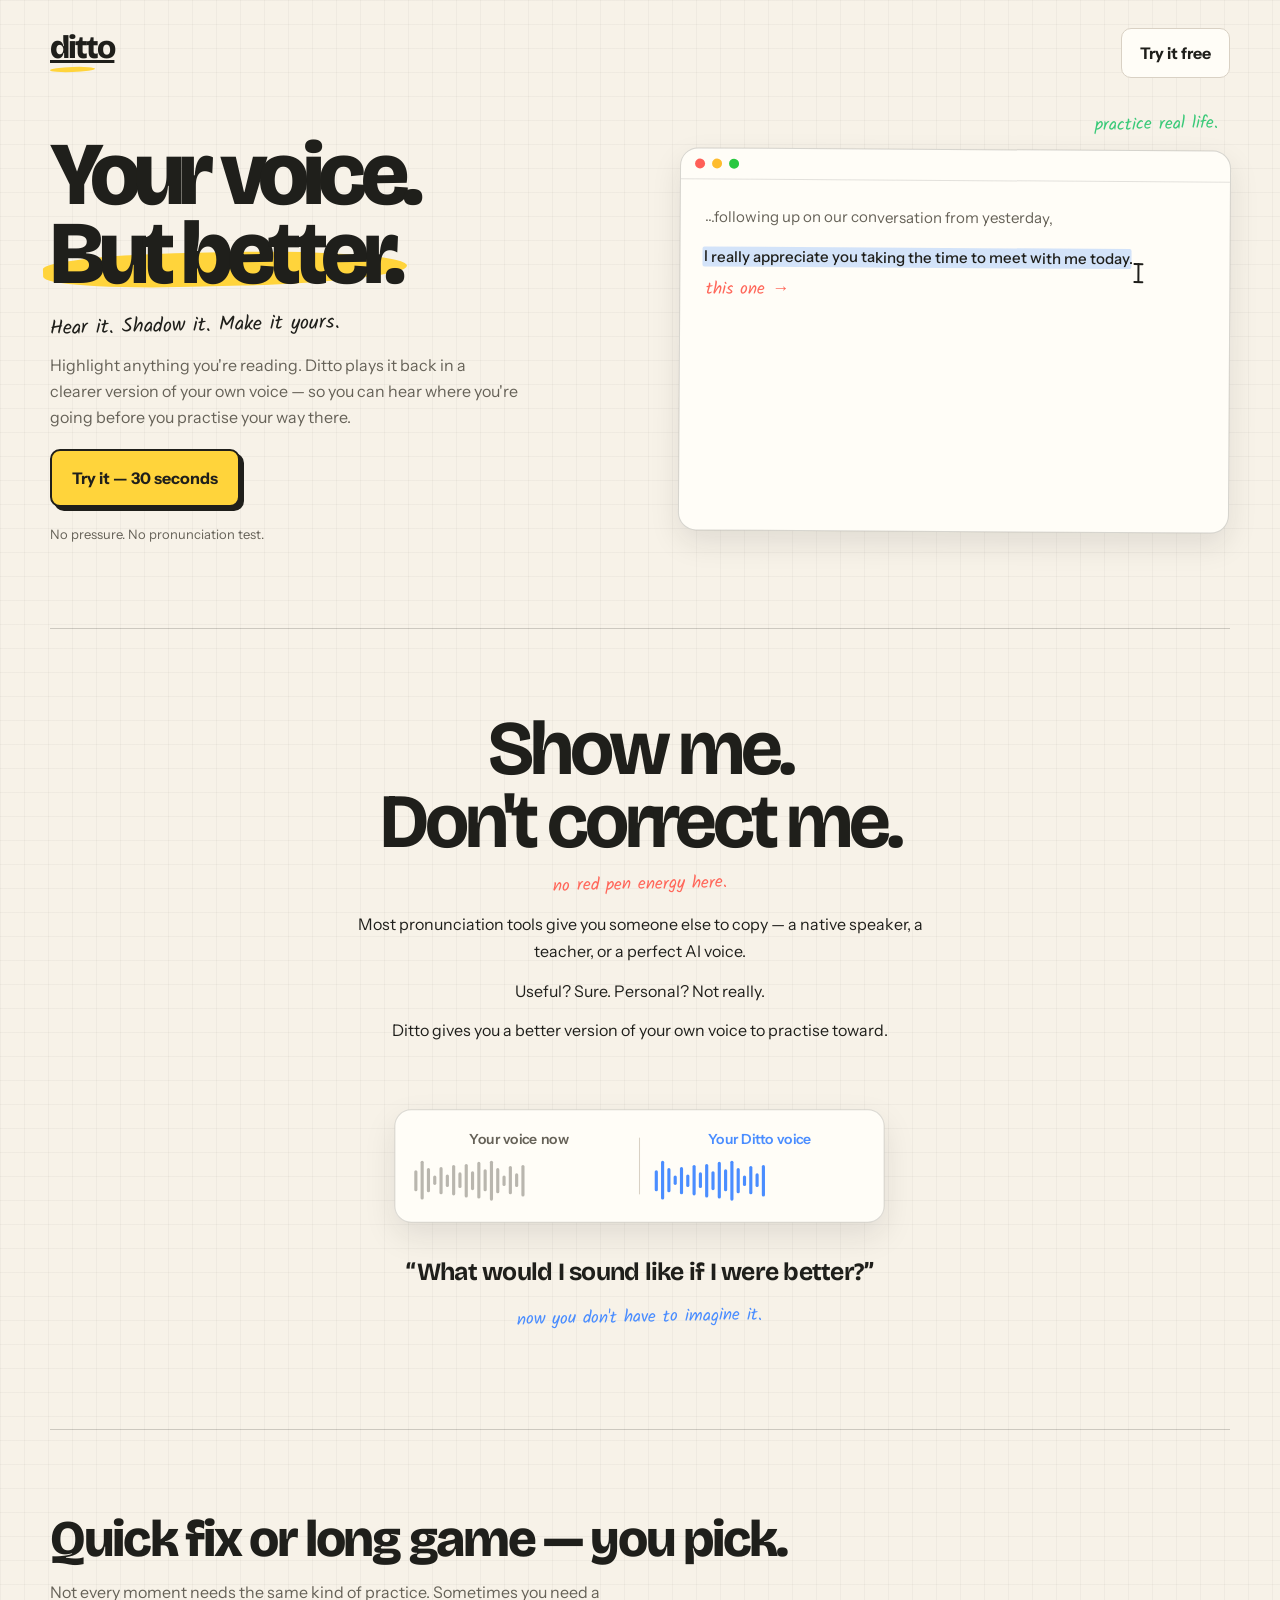
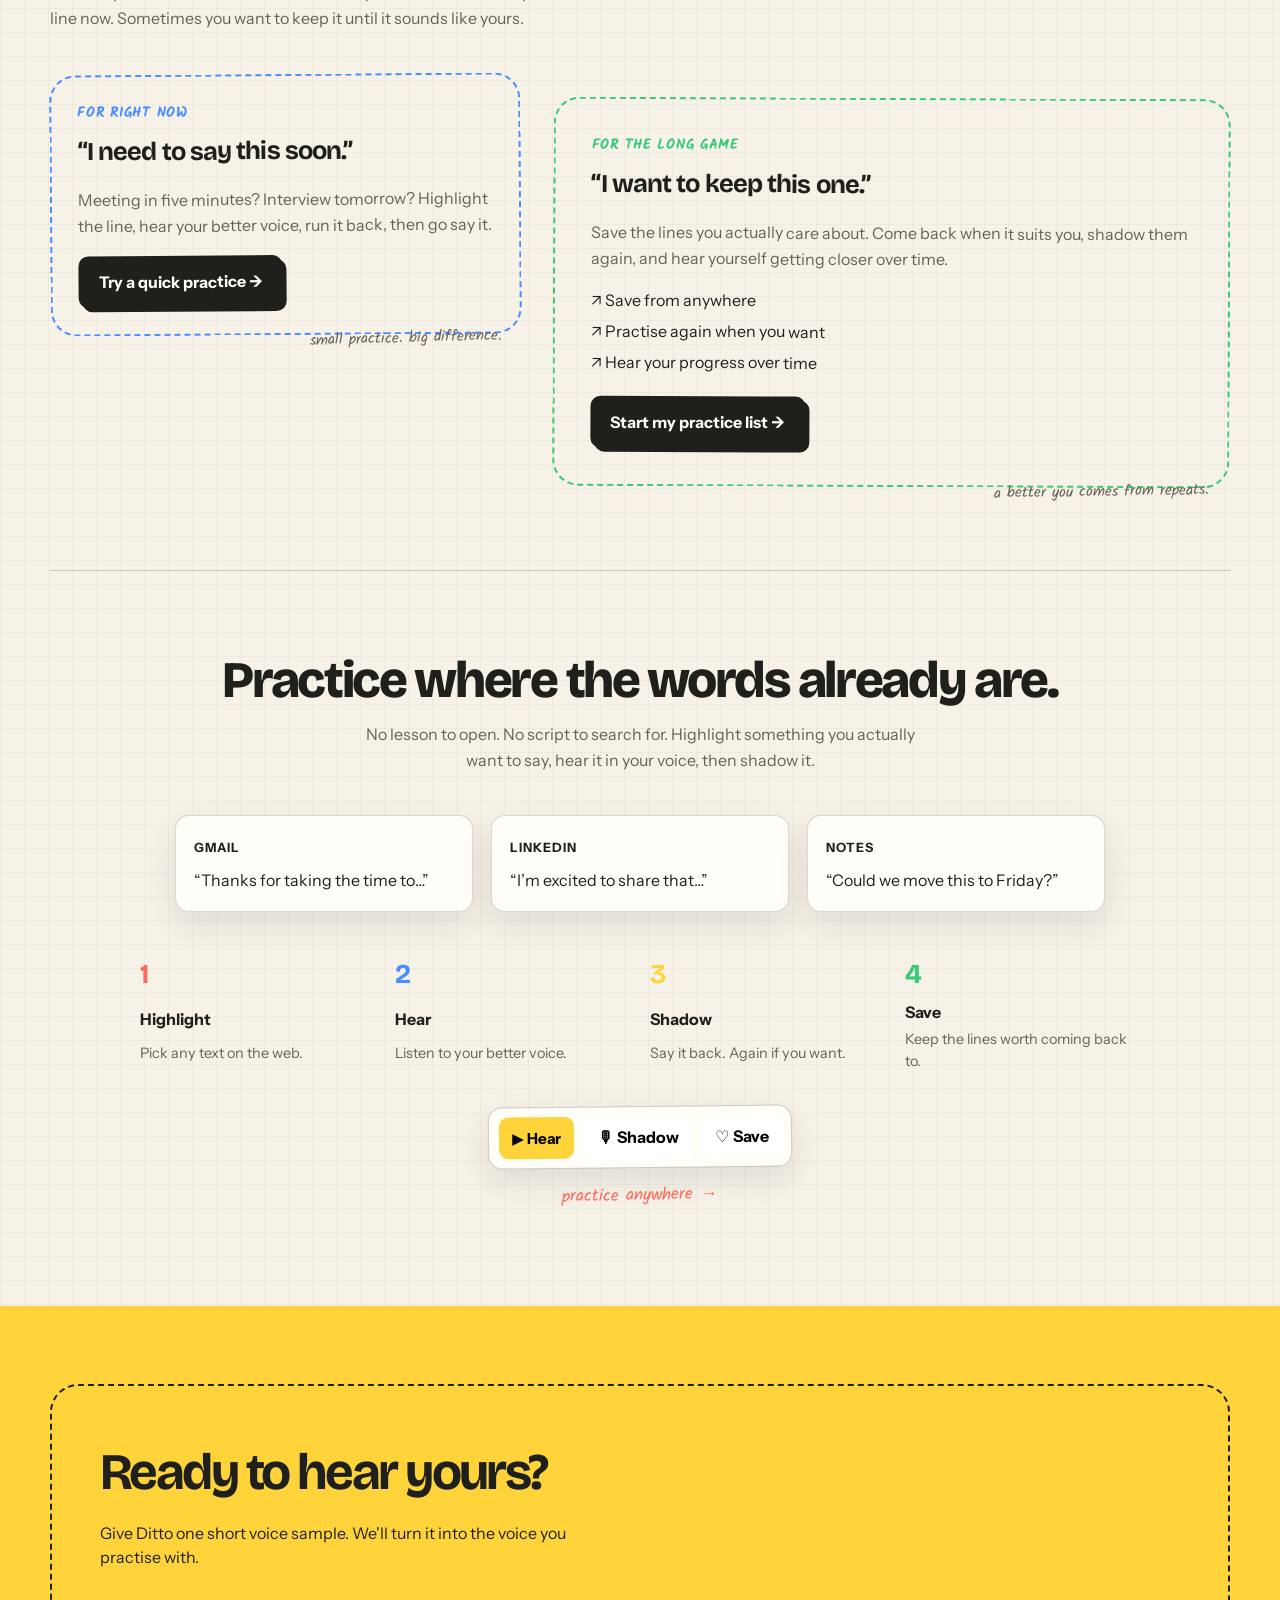
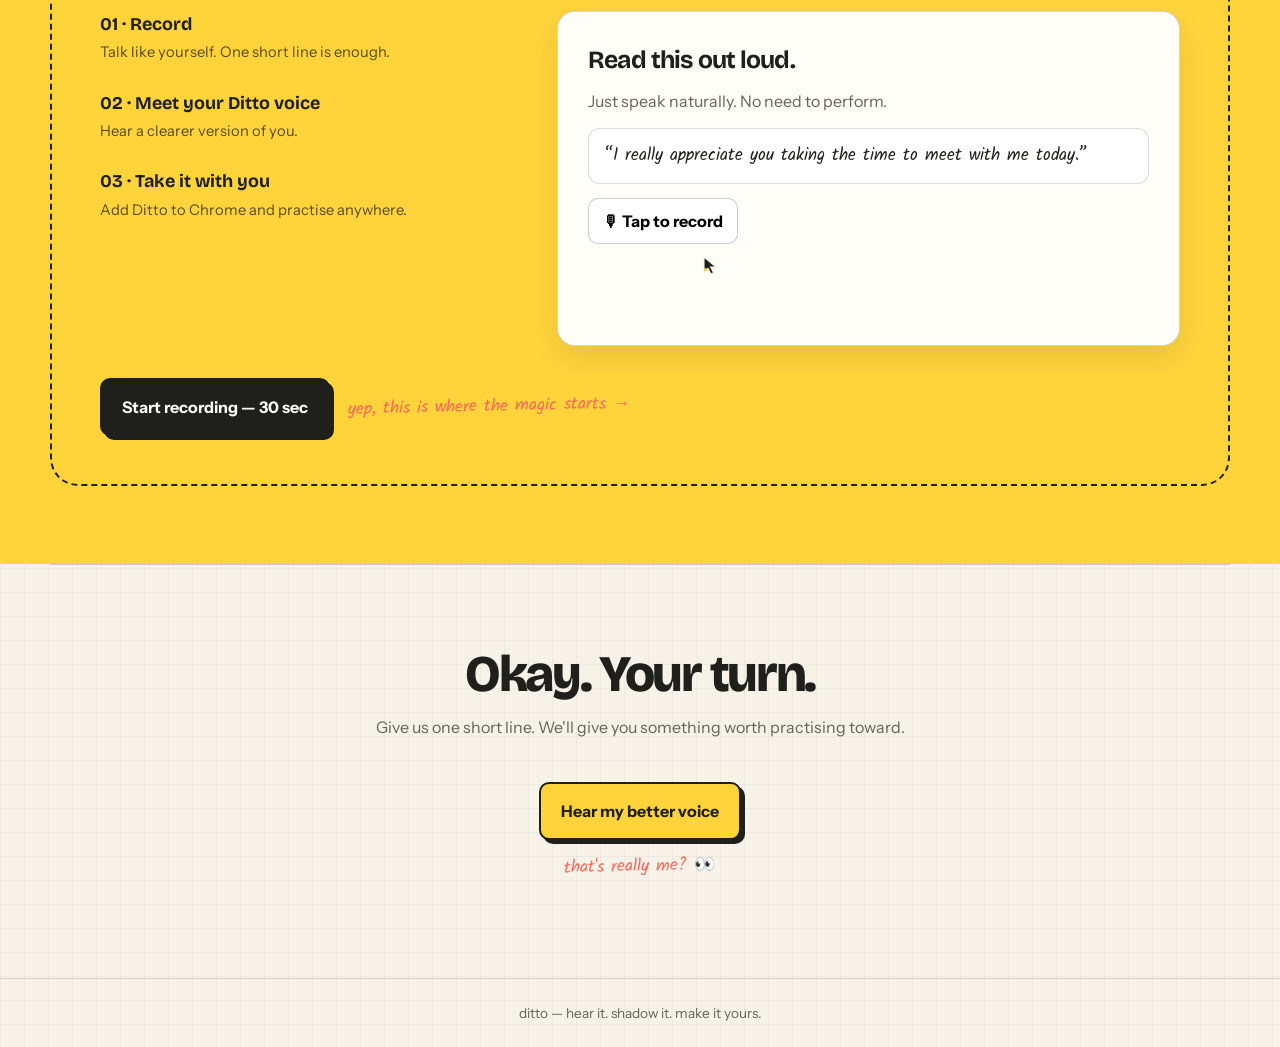
<file: index.html>
<!doctype html>
<html lang="en">
<head>
  <meta charset="utf-8" />
  <meta name="viewport" content="width=device-width,initial-scale=1" />
  <meta name="description" content="Ditto — hear a clearer version of your own voice, then shadow it until it feels like yours." />
  <title>Ditto — Your voice. But better.</title>
  <link rel="stylesheet" href="./styles.css" />
  <link rel="stylesheet" href="./ditto.css" />
</head>
<body class="ditto-page">
  <header class="site-nav">
    <a class="brand-mark" href="#">ditto</a>
    <button class="btn btn-ghost" data-open-onboarding>Try it free</button>
  </header>

  <main>
    <section class="site-section hero-section">
      <div class="hero-copy">
        <h1 class="display-hero">Your voice.<br><span class="highlight-word">But better.</span></h1>
        <p class="note hero-note">Hear it. Shadow it. Make it yours.</p>
        <p class="hero-body">Highlight anything you're reading. Ditto plays it back in a clearer version of your own voice — so you can hear where you're going before you practise your way there.</p>
        <div class="cluster">
          <button class="btn btn-primary btn-lg" data-open-onboarding>Try it — 30 seconds</button>
        </div>
        <p class="microcopy">No pressure. No pronunciation test.</p>
      </div>

      <div class="hero-demo-wrap">
        <span class="note floating-note green-note">practice real life.</span>
        <div class="browser hero-browser">
          <div class="browser-bar">
            <span class="browser-dot" style="background:#ff5f57"></span>
            <span class="browser-dot" style="background:#febc2e"></span>
            <span class="browser-dot" style="background:#28c840"></span>
          </div>
          <div class="browser-body hero-demo-stage" id="heroDemo">
            <p class="email-line muted">...following up on our conversation from yesterday,</p>
            <p class="email-line hero-sentence" id="heroSentence">
              <span class="selection-sweep" id="heroSelectionSweep" aria-hidden="true"></span>
              <span class="sentence-copy">I really appreciate you taking the time to meet with me today.</span>
            </p>
            <p class="note hero-annotation" id="heroSelectNote">this one →</p>

            <div class="action-strip hero-toolbar" id="heroToolbar" aria-hidden="true">
              <button class="action-chip" id="heroHear">▶ Hear</button>
              <button class="action-chip" id="heroShadow">🎙 Shadow</button>
              <button class="action-chip">♡ Save</button>
            </div>

            <div class="hero-playback" id="heroPlayback" aria-hidden="true">
              <small>Your Ditto voice</small>
              <div class="wave blue animated-wave" data-wave="20"></div>
              <span class="playback-value">same you. clearer.</span>
            </div>
            <p class="note playback-reaction" id="heroReaction">wait… that sounds like me.</p>

            <div class="hero-shadow-status" id="heroShadowStatus" aria-hidden="true">
              <span class="shadow-label">🎙 Shadowing…</span>
              <div class="wave shadow-wave animated-wave" data-wave="12"></div>
            </div>
            <p class="note your-turn-note" id="heroTurnNote">your turn →</p>
            <p class="note closer-note" id="heroCloserNote">closer.</p>
            <p class="note save-hint" id="heroSaveHint">keep this one for later</p>

            <div class="demo-cursor pointer-mode" id="heroCursor" aria-hidden="true">
              <svg class="cursor-pointer" width="20" height="20" viewBox="0 0 20 20">
                <path d="M2 1 L2 16 L6 12.3 L9 18 L11.6 16.7 L8.6 11 L14 11 Z" fill="#1F1F1B" stroke="#F7F2E8" stroke-width="1.1"></path>
                <circle cx="3.4" cy="13.6" r="1.5" fill="#FFD43B"></circle>
              </svg>
              <span class="cursor-ibeam" aria-hidden="true"><i></i></span>
              <span class="cursor-ripple"></span>
            </div>
          </div>
        </div>
      </div>
    </section>

    <section class="site-section belief-section">
      <div class="belief-copy">
        <h2 class="editorial-title">Show me.<br>Don't correct me.</h2>
        <p class="note coral-note">no red pen energy here.</p>
        <p>Most pronunciation tools give you someone else to copy — a native speaker, a teacher, or a perfect AI voice.</p>
        <p>Useful? Sure. Personal? Not really.</p>
        <p>Ditto gives you a better version of your own voice to practise toward.</p>
      </div>
      <div class="belief-compare">
        <div class="voice-compare large-compare">
          <div class="voice-panel"><small>Your voice now</small><div class="wave" data-wave="18"></div></div>
          <div class="voice-divider"></div>
          <div class="voice-panel"><small style="color:var(--voice)">Your Ditto voice</small><div class="wave blue" data-wave="18"></div></div>
        </div>
        <p class="compare-question">“What would I sound like if I were better?”</p>
        <p class="note blue-note">now you don't have to imagine it.</p>
      </div>
    </section>

    <section class="site-section usecase-section">
      <h2 class="section-title">Quick fix or long game — you pick.</h2>
      <p class="section-intro">Not every moment needs the same kind of practice. Sometimes you need a line now. Sometimes you want to keep it until it sounds like yours.</p>
      <div class="usecase-grid">
        <article class="dash-frame blue quick-card">
          <span class="usecase-label blue-note">FOR RIGHT NOW</span>
          <h3>“I need to say this soon.”</h3>
          <p>Meeting in five minutes? Interview tomorrow? Highlight the line, hear your better voice, run it back, then go say it.</p>
          <button class="btn btn-secondary" data-open-onboarding>Try a quick practice →</button>
          <p class="note outside-note coral-note">small practice. big difference.</p>
        </article>
        <article class="dash-frame green long-card">
          <span class="usecase-label green-note">FOR THE LONG GAME</span>
          <h3>“I want to keep this one.”</h3>
          <p>Save the lines you actually care about. Come back when it suits you, shadow them again, and hear yourself getting closer over time.</p>
          <ul class="plain-list">
            <li>↗ Save from anywhere</li>
            <li>↗ Practise again when you want</li>
            <li>↗ Hear your progress over time</li>
          </ul>
          <button class="btn btn-secondary" data-open-onboarding>Start my practice list →</button>
          <p class="note outside-note green-note">a better you comes from repeats.</p>
        </article>
      </div>
    </section>

    <section class="site-section anywhere-section">
      <h2 class="section-title centered">Practice where the words already are.</h2>
      <p class="section-intro centered">No lesson to open. No script to search for. Highlight something you actually want to say, hear it in your voice, then shadow it.</p>
      <div class="context-row">
        <div class="context-fragment"><span>Gmail</span><p>“Thanks for taking the time to…”</p></div>
        <div class="context-fragment"><span>LinkedIn</span><p>“I’m excited to share that…”</p></div>
        <div class="context-fragment"><span>Notes</span><p>“Could we move this to Friday?”</p></div>
      </div>
      <div class="workflow-row">
        <div><b>1</b><strong>Highlight</strong><span>Pick any text on the web.</span></div>
        <div><b>2</b><strong>Hear</strong><span>Listen to your better voice.</span></div>
        <div><b>3</b><strong>Shadow</strong><span>Say it back. Again if you want.</span></div>
        <div><b>4</b><strong>Save</strong><span>Keep the lines worth coming back to.</span></div>
      </div>
      <div class="action-strip anywhere-toolbar">
        <button class="action-chip active">▶ Hear</button>
        <button class="action-chip">🎙 Shadow</button>
        <button class="action-chip">♡ Save</button>
      </div>
      <p class="note coral-note centered">practice anywhere →</p>
    </section>

    <section class="onboarding-zone" id="onboardingPreview">
      <div class="onboarding-frame">
        <div class="onboarding-heading">
          <h2>Ready to hear yours?</h2>
          <p>Give Ditto one short voice sample. We'll turn it into the voice you practise with.</p>
        </div>
        <div class="onboarding-layout">
          <div class="onboarding-steps">
            <div><b>01 · Record</b><span>Talk like yourself. One short line is enough.</span></div>
            <div><b>02 · Meet your Ditto voice</b><span>Hear a clearer version of you.</span></div>
            <div><b>03 · Take it with you</b><span>Add Ditto to Chrome and practise anywhere.</span></div>
          </div>

          <div class="onboarding-demo-card" id="onboardingDemo">
            <div class="demo-cursor onboarding-cursor" id="onboardingCursor" aria-hidden="true">
              <svg width="20" height="20" viewBox="0 0 20 20">
                <path d="M2 1 L2 16 L6 12.3 L9 18 L11.6 16.7 L8.6 11 L14 11 Z" fill="#1F1F1B" stroke="#F7F2E8" stroke-width="1.1"></path>
                <circle cx="3.4" cy="13.6" r="1.5" fill="#FFD43B"></circle>
              </svg>
              <span class="cursor-ripple"></span>
            </div>
            <div id="onboardingDemoContent"></div>
          </div>
        </div>
        <div class="onboarding-real-cta">
          <button class="btn btn-secondary btn-lg" data-open-onboarding>Start recording — 30 sec</button>
          <span class="note coral-note">yep, this is where the magic starts →</span>
        </div>
      </div>
    </section>

    <section class="site-section final-cta">
      <h2 class="section-title centered">Okay. Your turn.</h2>
      <p class="section-intro centered">Give us one short line. We'll give you something worth practising toward.</p>
      <button class="btn btn-primary btn-lg" data-open-onboarding>Hear my better voice</button>
      <p class="note coral-note">that's really me? 👀</p>
    </section>
  </main>

  <footer class="site-footer">ditto — hear it. shadow it. make it yours.</footer>

  <div class="onboarding-modal" id="onboardingModal" aria-hidden="true">
    <div class="onboarding-modal-shell">
      <div class="modal-topbar">
        <button class="btn btn-ghost" id="closeOnboarding">← Ditto</button>
        <div class="progress-dots" id="progressDots"></div>
      </div>
      <div class="browser actual-onboarding-card">
        <div class="browser-bar">
          <span class="browser-dot" style="background:#ff5f57"></span>
          <span class="browser-dot" style="background:#febc2e"></span>
          <span class="browser-dot" style="background:#28c840"></span>
        </div>
        <div class="browser-body" id="actualOnboardingContent"></div>
      </div>
    </div>
  </div>

  <script src="./script.js"></script>
  <script src="./ditto.js"></script>
</body>
</html>
</file>
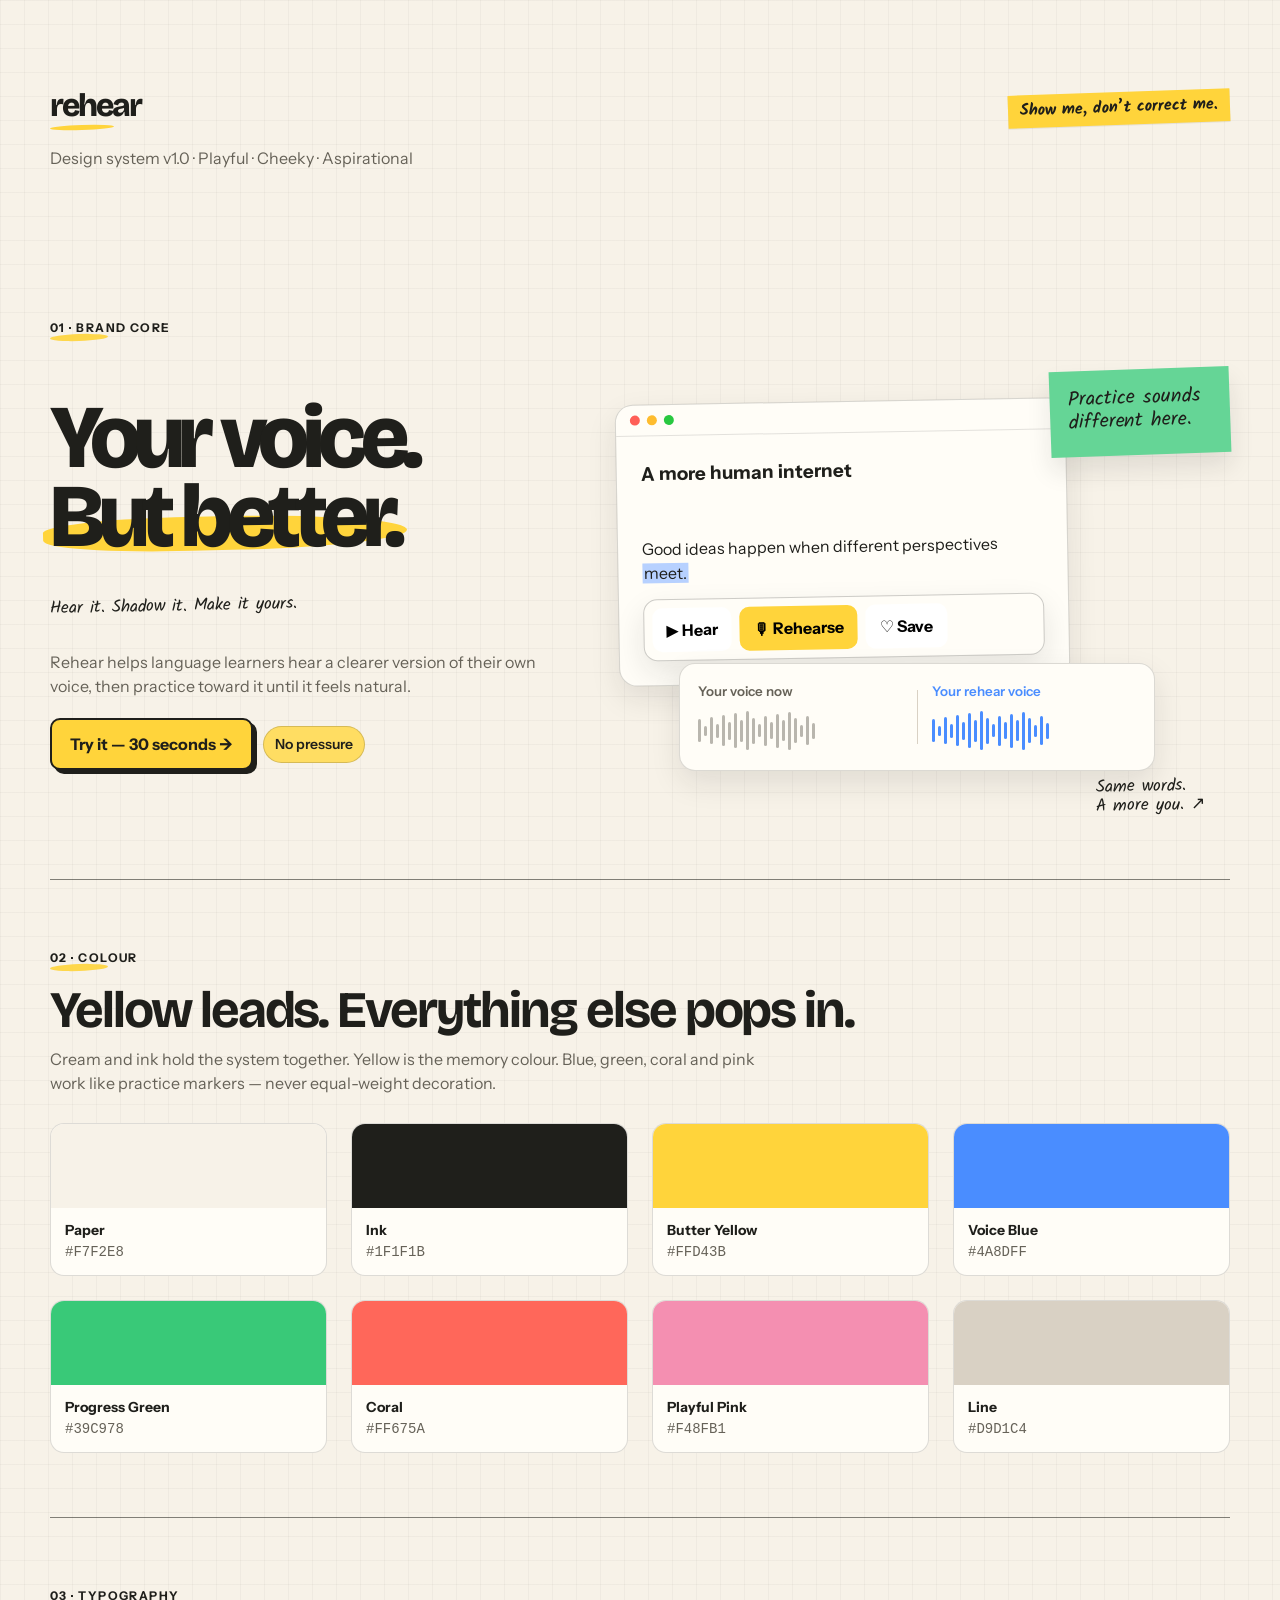
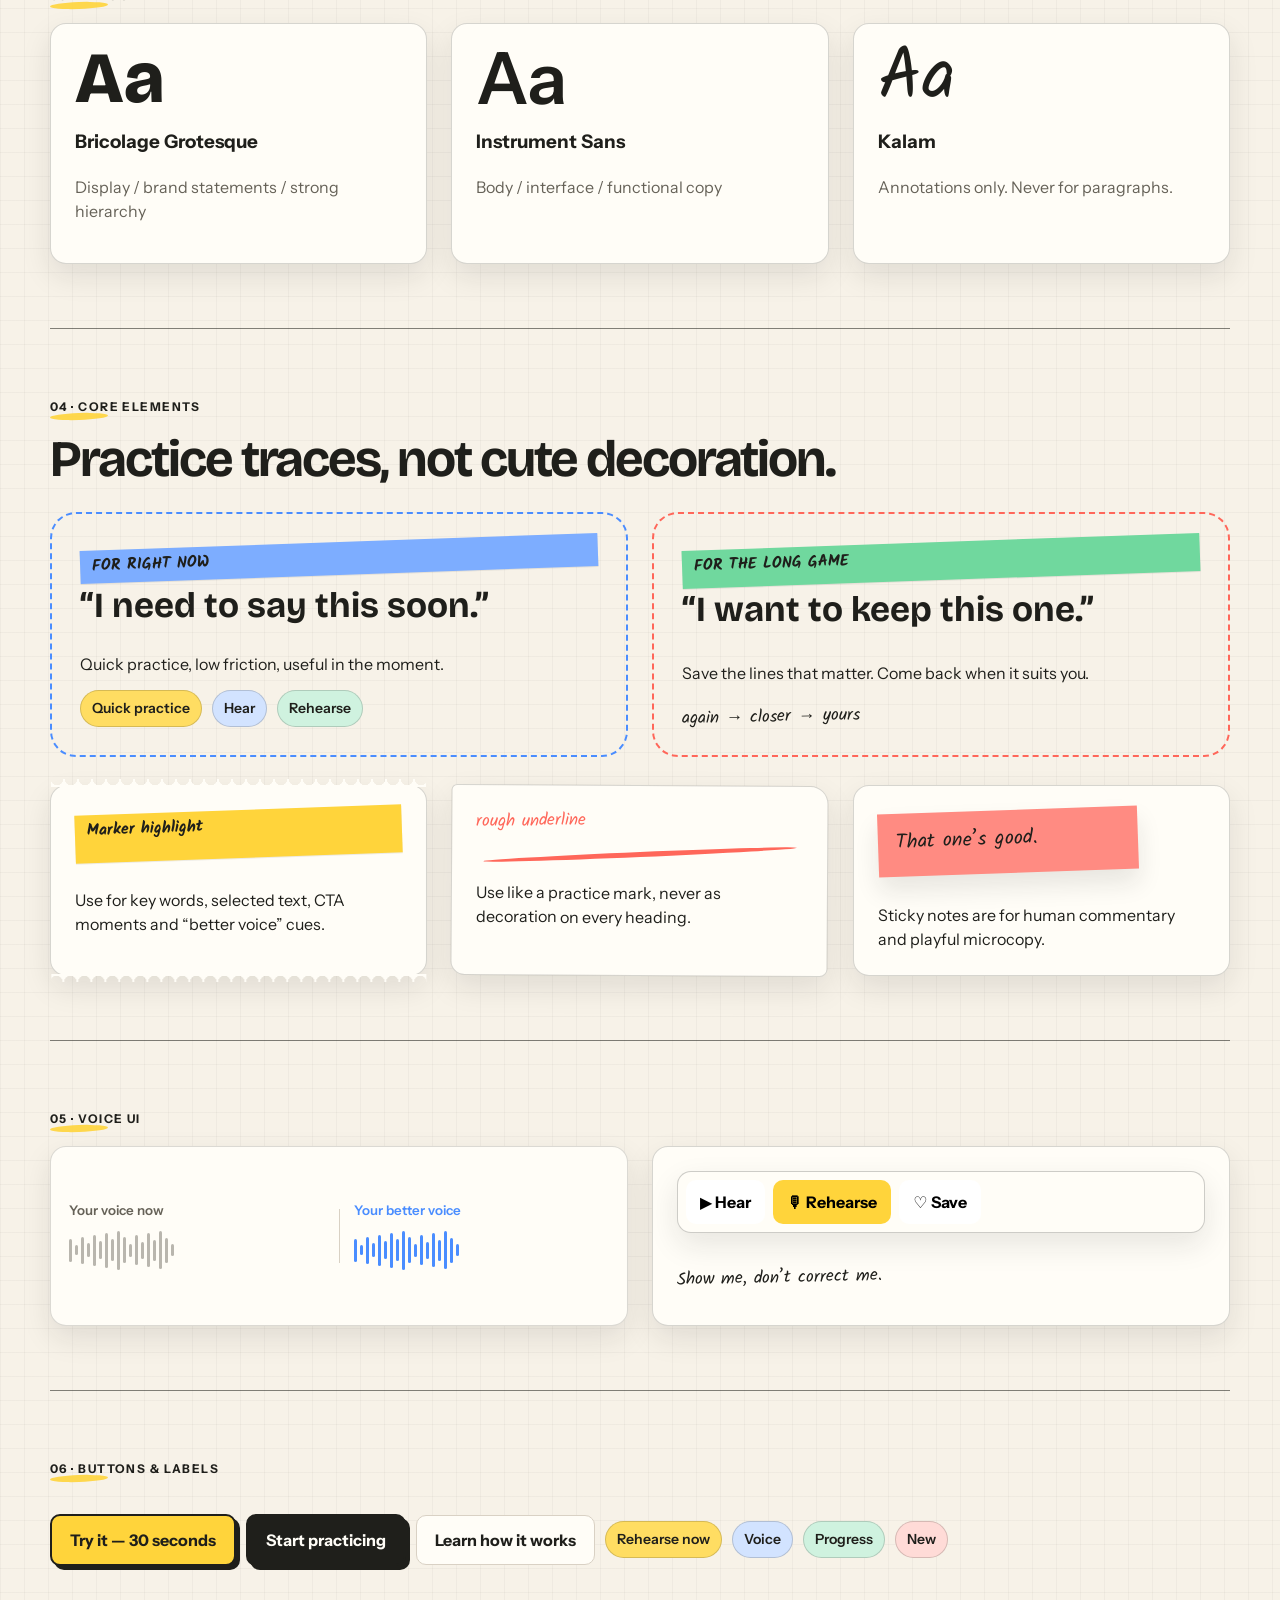
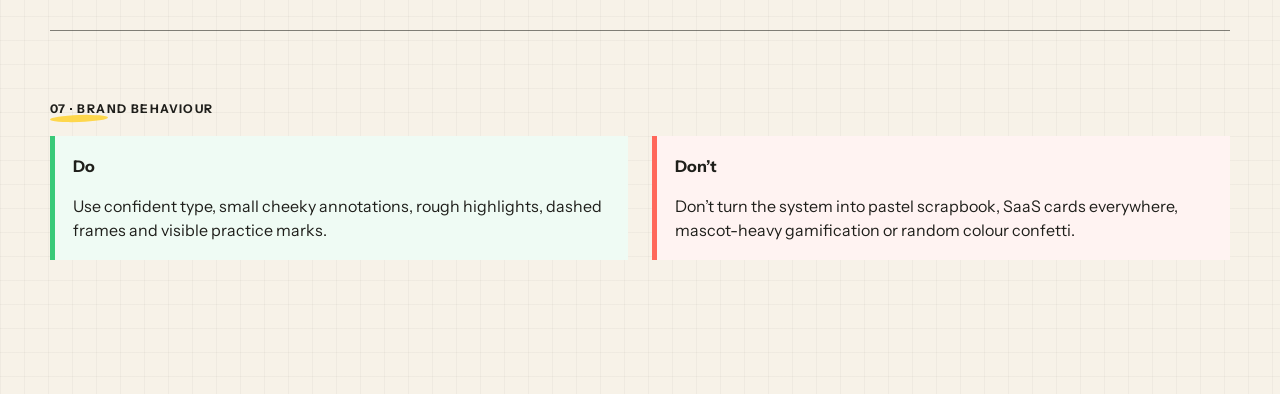
<file: design-system.html>
<!doctype html>
<html lang="en">
<head>
  <meta charset="utf-8" />
  <meta name="viewport" content="width=device-width,initial-scale=1" />
  <meta name="description" content="Rehear design system — playful, cheeky, aspirational voice-practice brand." />
  <title>Rehear — Design System</title>
  <link rel="stylesheet" href="./styles.css" />
</head>
<body>
  <main class="ds-shell">
    <header class="ds-section">
      <div class="cluster" style="justify-content:space-between;align-items:flex-start;">
        <div>
          <div class="brand-mark">rehear</div>
          <p class="muted">Design system v1.0 · Playful · Cheeky · Aspirational</p>
        </div>
        <span class="tape">Show me, don’t correct me.</span>
      </div>
    </header>

    <section class="ds-section">
      <span class="ds-kicker">01 · Brand core</span>
      <div class="hero-demo">
        <div class="hero-copy">
          <h1 class="display-hero">Your voice.<br><span class="highlight-word">But better.</span></h1>
          <p class="note">Hear it. Shadow it. Make it yours.</p>
          <p class="ds-copy">Rehear helps language learners hear a clearer version of their own voice, then practice toward it until it feels natural.</p>
          <div class="cluster">
            <a class="btn btn-primary" href="#components">Try it — 30 seconds →</a>
            <span class="chip yellow">No pressure</span>
          </div>
        </div>
        <div class="hero-art" aria-label="Rehear interface composition">
          <div class="browser">
            <div class="browser-bar">
              <span class="browser-dot" style="background:#ff5f57"></span>
              <span class="browser-dot" style="background:#febc2e"></span>
              <span class="browser-dot" style="background:#28c840"></span>
            </div>
            <div class="browser-body stack">
              <h3 class="mt-0">A more human internet</h3>
              <p class="mb-0">Good ideas happen when different perspectives <span class="selection">meet.</span></p>
              <div class="action-strip">
                <button class="action-chip" data-toggle-active>▶ Hear</button>
                <button class="action-chip active" data-toggle-active>🎙 Rehearse</button>
                <button class="action-chip" data-toggle-active>♡ Save</button>
              </div>
            </div>
          </div>
          <div class="voice-compare">
            <div class="voice-panel">
              <small>Your voice now</small>
              <div class="wave" data-wave="20"></div>
            </div>
            <div class="voice-divider"></div>
            <div class="voice-panel">
              <small style="color:var(--voice)">Your rehear voice</small>
              <div class="wave blue" data-wave="20"></div>
            </div>
          </div>
          <div class="sticky-note green">Practice sounds different here.</div>
          <div class="note">Same words.<br>A more you. ↗</div>
        </div>
      </div>
    </section>

    <section class="ds-section">
      <span class="ds-kicker">02 · Colour</span>
      <h2 class="ds-title">Yellow leads. Everything else pops in.</h2>
      <p class="ds-copy">Cream and ink hold the system together. Yellow is the memory colour. Blue, green, coral and pink work like practice markers — never equal-weight decoration.</p>
      <div class="ds-grid ds-grid-4" style="margin-top:28px">
        <div class="swatch"><div class="swatch-color" style="background:#F7F2E8"></div><div class="swatch-meta"><strong>Paper</strong><br><code>#F7F2E8</code></div></div>
        <div class="swatch"><div class="swatch-color" style="background:#1F1F1B"></div><div class="swatch-meta"><strong>Ink</strong><br><code>#1F1F1B</code></div></div>
        <div class="swatch"><div class="swatch-color" style="background:#FFD43B"></div><div class="swatch-meta"><strong>Butter Yellow</strong><br><code>#FFD43B</code></div></div>
        <div class="swatch"><div class="swatch-color" style="background:#4A8DFF"></div><div class="swatch-meta"><strong>Voice Blue</strong><br><code>#4A8DFF</code></div></div>
        <div class="swatch"><div class="swatch-color" style="background:#39C978"></div><div class="swatch-meta"><strong>Progress Green</strong><br><code>#39C978</code></div></div>
        <div class="swatch"><div class="swatch-color" style="background:#FF675A"></div><div class="swatch-meta"><strong>Coral</strong><br><code>#FF675A</code></div></div>
        <div class="swatch"><div class="swatch-color" style="background:#F48FB1"></div><div class="swatch-meta"><strong>Playful Pink</strong><br><code>#F48FB1</code></div></div>
        <div class="swatch"><div class="swatch-color" style="background:#D9D1C4"></div><div class="swatch-meta"><strong>Line</strong><br><code>#D9D1C4</code></div></div>
      </div>
    </section>

    <section class="ds-section">
      <span class="ds-kicker">03 · Typography</span>
      <div class="ds-grid ds-grid-3">
        <div class="paper-card">
          <div style="font-family:var(--font-display);font-size:4.5rem;font-weight:800;line-height:.85">Aa</div>
          <h3>Bricolage Grotesque</h3>
          <p class="muted">Display / brand statements / strong hierarchy</p>
        </div>
        <div class="paper-card">
          <div style="font-family:var(--font-body);font-size:4.5rem;font-weight:600;line-height:.85">Aa</div>
          <h3>Instrument Sans</h3>
          <p class="muted">Body / interface / functional copy</p>
        </div>
        <div class="paper-card">
          <div style="font-family:var(--font-note);font-size:4.5rem;line-height:.85">Aa</div>
          <h3>Kalam</h3>
          <p class="muted">Annotations only. Never for paragraphs.</p>
        </div>
      </div>
    </section>

    <section class="ds-section" id="components">
      <span class="ds-kicker">04 · Core elements</span>
      <h2 class="ds-title">Practice traces, not cute decoration.</h2>
      <div class="ds-grid ds-grid-2" style="margin-top:28px">
        <div class="dash-frame blue stack">
          <span class="tape blue">FOR RIGHT NOW</span>
          <h3 style="font-family:var(--font-display);font-size:2.2rem;line-height:.95;margin:0">“I need to say this soon.”</h3>
          <p class="mb-0">Quick practice, low friction, useful in the moment.</p>
          <div class="cluster"><span class="chip yellow">Quick practice</span><span class="chip blue">Hear</span><span class="chip green">Rehearse</span></div>
        </div>
        <div class="dash-frame coral stack">
          <span class="tape green">FOR THE LONG GAME</span>
          <h3 style="font-family:var(--font-display);font-size:2.2rem;line-height:.95;margin:0">“I want to keep this one.”</h3>
          <p class="mb-0">Save the lines that matter. Come back when it suits you.</p>
          <div class="note">again → closer → yours</div>
        </div>
      </div>

      <div class="ds-grid ds-grid-3" style="margin-top:28px">
        <div class="paper-card torn stack"><span class="tape">Marker highlight</span><p class="mb-0">Use for key words, selected text, CTA moments and “better voice” cues.</p></div>
        <div class="paper-card raw stack"><span class="note rough-underline" style="color:var(--emphasis)">rough underline</span><p class="mb-0">Use like a practice mark, never as decoration on every heading.</p></div>
        <div class="paper-card stack"><span class="sticky-note coral">That one’s good.</span><p class="mb-0">Sticky notes are for human commentary and playful microcopy.</p></div>
      </div>
    </section>

    <section class="ds-section">
      <span class="ds-kicker">05 · Voice UI</span>
      <div class="ds-grid ds-grid-2">
        <div class="voice-compare">
          <div class="voice-panel"><small>Your voice now</small><div class="wave" data-wave="18"></div></div>
          <div class="voice-divider"></div>
          <div class="voice-panel"><small style="color:var(--voice)">Your better voice</small><div class="wave blue" data-wave="18"></div></div>
        </div>
        <div class="paper-card stack">
          <div class="action-strip">
            <button class="action-chip" data-toggle-active>▶ Hear</button>
            <button class="action-chip active" data-toggle-active>🎙 Rehearse</button>
            <button class="action-chip" data-toggle-active>♡ Save</button>
          </div>
          <p class="note">Show me, don’t correct me.</p>
        </div>
      </div>
    </section>

    <section class="ds-section">
      <span class="ds-kicker">06 · Buttons & labels</span>
      <div class="cluster" style="margin-top:18px">
        <button class="btn btn-primary">Try it — 30 seconds</button>
        <button class="btn btn-secondary">Start practicing</button>
        <button class="btn btn-ghost">Learn how it works</button>
        <span class="chip yellow">Rehearse now</span>
        <span class="chip blue">Voice</span>
        <span class="chip green">Progress</span>
        <span class="chip coral">New</span>
      </div>
    </section>

    <section class="ds-section">
      <span class="ds-kicker">07 · Brand behaviour</span>
      <div class="ds-grid ds-grid-2">
        <div class="guardrail">
          <strong>Do</strong>
          <p class="mb-0">Use confident type, small cheeky annotations, rough highlights, dashed frames and visible practice marks.</p>
        </div>
        <div class="guardrail dont">
          <strong>Don’t</strong>
          <p class="mb-0">Don’t turn the system into pastel scrapbook, SaaS cards everywhere, mascot-heavy gamification or random colour confetti.</p>
        </div>
      </div>
    </section>
  </main>
  <script src="./script.js"></script>
</body>
</html>
</file>
<file: styles.css>
@import url('https://fonts.googleapis.com/css2?family=Bricolage+Grotesque:opsz,wght@12..96,400;12..96,600;12..96,700;12..96,800&family=Instrument+Sans:wght@400;500;600;700&family=Kalam:wght@400;700&display=swap');
@import url('./tokens.css');

* { box-sizing: border-box; }
html { scroll-behavior: smooth; }
body {
  margin: 0;
  color: var(--text);
  background:
    linear-gradient(rgba(31,31,27,.035) 1px, transparent 1px),
    linear-gradient(90deg, rgba(31,31,27,.035) 1px, transparent 1px),
    var(--bg);
  background-size: 24px 24px;
  font-family: var(--font-body);
  line-height: 1.5;
}

img { max-width: 100%; display: block; }
button, input, textarea, select { font: inherit; }
a { color: inherit; }

.ds-shell { width: min(1180px, calc(100% - 32px)); margin: 0 auto; padding: 28px 0 72px; }
.ds-section { padding: 64px 0; border-top: 1.5px solid rgba(31,31,27,.55); }
.ds-section:first-of-type { border-top: 0; }
.ds-kicker {
  display: inline-block;
  margin-bottom: 14px;
  font-size: var(--fs-xs);
  font-weight: 700;
  letter-spacing: .12em;
  text-transform: uppercase;
}
.ds-kicker::after {
  content: "";
  display: block;
  width: 58px;
  height: 7px;
  margin-top: -3px;
  background: var(--accent);
  border-radius: 50%;
  transform: rotate(-2deg);
  opacity: .9;
}
.ds-title { font-family: var(--font-display); font-size: var(--fs-2xl); line-height: .98; letter-spacing: -.04em; margin: 0 0 12px; }
.ds-copy { color: var(--text-muted); max-width: 720px; margin: 0; }
.ds-grid { display: grid; gap: 24px; }
.ds-grid-2 { grid-template-columns: repeat(2, minmax(0, 1fr)); }
.ds-grid-3 { grid-template-columns: repeat(3, minmax(0, 1fr)); }
.ds-grid-4 { grid-template-columns: repeat(4, minmax(0, 1fr)); }

/* Brand mark */
.brand-mark {
  display: inline-flex;
  flex-direction: column;
  font-family: var(--font-display);
  font-weight: 800;
  font-size: 2rem;
  line-height: .9;
  letter-spacing: -.06em;
}
.brand-mark::after {
  content: "";
  width: 70%;
  height: 5px;
  background: var(--accent);
  margin-top: 4px;
  border-radius: 50%;
  transform: rotate(-2deg);
}

/* Hero typography */
.display-hero {
  font-family: var(--font-display);
  font-weight: 800;
  font-size: var(--fs-3xl);
  line-height: .88;
  letter-spacing: -.07em;
  margin: 0;
}
.display-hero .highlight-word {
  position: relative;
  display: inline-block;
  z-index: 0;
}
.display-hero .highlight-word::before {
  content: "";
  position: absolute;
  z-index: -1;
  left: -2%; right: -2%; bottom: .08em;
  height: .38em;
  background: var(--accent);
  border-radius: 40% 60% 50% 45%;
  transform: rotate(-1.5deg);
}

.note {
  font-family: var(--font-note);
  font-size: 1.08rem;
  line-height: 1.1;
  transform: rotate(-1.2deg);
}

/* Buttons */
.btn {
  appearance: none;
  border: 0;
  border-radius: var(--radius-sm);
  padding: 12px 18px;
  display: inline-flex;
  align-items: center;
  justify-content: center;
  gap: 10px;
  font-weight: 700;
  text-decoration: none;
  cursor: pointer;
  transition: transform var(--speed-fast) var(--ease-pop), box-shadow var(--speed-fast) var(--ease-pop), background var(--speed-fast) ease;
}
.btn:focus-visible { outline: 3px solid var(--voice); outline-offset: 3px; }
.btn-primary { background: var(--accent); color: var(--text); border: 2px solid var(--text); box-shadow: var(--shadow-hard); }
.btn-secondary { background: var(--text); color: var(--surface); border: 2px solid var(--text); box-shadow: var(--shadow-hard); }
.btn-ghost { background: var(--surface); color: var(--text); border: 1.5px solid var(--border); }
.btn:hover { transform: translate(-1px,-1px); }
.btn-primary:hover, .btn-secondary:hover { box-shadow: 6px 6px 0 var(--text); }
.btn:active { transform: translate(2px,2px); box-shadow: 1px 1px 0 var(--text); }

/* Dashed frames */
.dash-frame {
  --dash-color: var(--emphasis);
  position: relative;
  border: 2px dashed var(--dash-color);
  border-radius: 26px;
  padding: 28px;
}
.dash-frame.blue { --dash-color: var(--voice); }
.dash-frame.green { --dash-color: var(--progress); }
.dash-frame.yellow { --dash-color: var(--accent); }
.dash-frame.coral { --dash-color: var(--emphasis); }

/* Marker elements */
.marker {
  display: inline;
  padding: 0 .14em;
  background: linear-gradient(transparent 28%, var(--accent) 28% 82%, transparent 82%);
}
.marker.blue { background: linear-gradient(transparent 28%, color-mix(in srgb, var(--voice) 72%, white) 28% 82%, transparent 82%); }
.marker.green { background: linear-gradient(transparent 28%, color-mix(in srgb, var(--progress) 72%, white) 28% 82%, transparent 82%); }
.marker.coral { background: linear-gradient(transparent 28%, color-mix(in srgb, var(--emphasis) 72%, white) 28% 82%, transparent 82%); }
.marker.pink { background: linear-gradient(transparent 28%, color-mix(in srgb, var(--playful) 72%, white) 28% 82%, transparent 82%); }

.rough-underline {
  position: relative;
  display: inline-block;
}
.rough-underline::after {
  content: "";
  position: absolute;
  left: 0; right: 0; bottom: -6px;
  height: 5px;
  background: currentColor;
  border-radius: 50%;
  transform: rotate(-1.6deg) scaleX(.96);
}

/* Tape */
.tape {
  display: inline-block;
  padding: 4px 12px 5px;
  background: var(--accent);
  transform: rotate(-2deg);
  font-family: var(--font-note);
  font-weight: 700;
  box-shadow: 0 1px 0 rgba(31,31,27,.08);
}
.tape.blue { background: color-mix(in srgb, var(--voice) 72%, white); }
.tape.green { background: color-mix(in srgb, var(--progress) 72%, white); }
.tape.coral { background: color-mix(in srgb, var(--emphasis) 80%, white); }
.tape.pink { background: color-mix(in srgb, var(--playful) 82%, white); }

/* Sticky note */
.sticky-note {
  width: min(260px, 100%);
  background: var(--accent);
  padding: 18px 18px 22px;
  font-family: var(--font-note);
  font-size: 1.25rem;
  line-height: 1.15;
  transform: rotate(-2deg);
  box-shadow: 0 14px 24px rgba(31,31,27,.10);
}
.sticky-note.green { background: color-mix(in srgb, var(--progress) 78%, white); }
.sticky-note.blue { background: color-mix(in srgb, var(--voice) 70%, white); }
.sticky-note.coral { background: color-mix(in srgb, var(--emphasis) 76%, white); }

/* Paper cards */
.paper-card {
  position: relative;
  background: var(--surface);
  border: 1.5px solid rgba(31,31,27,.18);
  border-radius: var(--radius-md);
  padding: 24px;
  box-shadow: var(--shadow-soft);
}
.paper-card.raw { border-radius: 6px 18px 8px 14px; transform: rotate(.35deg); }
.paper-card.torn::before,
.paper-card.torn::after {
  content: "";
  position: absolute;
  left: 0; right: 0;
  height: 8px;
  background: radial-gradient(circle at 6px 0, transparent 6px, var(--surface) 6.5px) 0 0/14px 8px repeat-x;
}
.paper-card.torn::before { top: -7px; }
.paper-card.torn::after { bottom: -7px; transform: rotate(180deg); }

/* Color swatches */
.swatch { border: 1px solid rgba(31,31,27,.15); border-radius: 14px; overflow: hidden; background: var(--surface); }
.swatch-color { height: 84px; }
.swatch-meta { padding: 12px 14px; font-size: var(--fs-sm); }
.swatch-meta code { color: var(--text-muted); }

/* Voice comparison */
.voice-compare {
  display: grid;
  grid-template-columns: 1fr auto 1fr;
  gap: 14px;
  align-items: center;
  background: var(--surface);
  border: 1px solid rgba(31,31,27,.16);
  border-radius: var(--radius-md);
  padding: 18px;
  box-shadow: var(--shadow-soft);
}
.voice-panel small { display: block; color: var(--text-muted); margin-bottom: 8px; font-weight: 600; }
.wave { display: flex; align-items: center; gap: 3px; height: 42px; }
.wave i { display: block; width: 3px; border-radius: 999px; background: #B9B6AE; }
.wave.blue i { background: var(--voice); }
.wave.green i { background: var(--progress); }
.voice-divider { width: 1px; height: 54px; background: var(--border); }

/* Browser snippet */
.browser {
  background: var(--surface);
  border: 1.5px solid rgba(31,31,27,.18);
  border-radius: 18px;
  overflow: hidden;
  box-shadow: var(--shadow-soft);
}
.browser-bar { display: flex; align-items: center; gap: 7px; padding: 10px 14px; border-bottom: 1px solid rgba(31,31,27,.12); }
.browser-dot { width: 10px; height: 10px; border-radius: 50%; }
.browser-body { padding: 24px; }
.selection { background: color-mix(in srgb, var(--voice) 40%, white); padding: 0 .08em; }
.action-strip {
  display: inline-flex;
  flex-wrap: wrap;
  gap: 8px;
  padding: 8px;
  background: var(--surface);
  border: 1.5px solid rgba(31,31,27,.22);
  border-radius: 14px;
  box-shadow: var(--shadow-soft);
}
.action-chip { border: 0; border-radius: 10px; padding: 10px 14px; font-weight: 700; background: #fff; }
.action-chip.active { background: var(--accent); }

/* Chips */
.chip { display: inline-flex; align-items: center; gap: 8px; padding: 7px 11px; border-radius: var(--radius-pill); background: var(--surface); border: 1px solid rgba(31,31,27,.18); font-size: var(--fs-sm); font-weight: 600; }
.chip.yellow { background: color-mix(in srgb, var(--accent) 80%, white); }
.chip.blue { background: color-mix(in srgb, var(--voice) 25%, white); }
.chip.green { background: color-mix(in srgb, var(--progress) 24%, white); }
.chip.coral { background: color-mix(in srgb, var(--emphasis) 24%, white); }

/* Practice marks */
.scribble-arrow { font-family: var(--font-note); font-size: 1.5rem; display: inline-block; transform: rotate(-5deg); }
.burst { display: inline-flex; align-items: center; gap: 4px; }
.burst i { width: 4px; height: 16px; border-radius: 999px; background: var(--emphasis); transform-origin: center bottom; }
.burst i:nth-child(1){transform:rotate(-40deg)}
.burst i:nth-child(2){transform:rotate(-15deg)}
.burst i:nth-child(3){transform:rotate(12deg)}

/* Do / don't visual */
.guardrail { padding: 18px; border-left: 5px solid var(--progress); background: color-mix(in srgb, var(--progress) 8%, white); }
.guardrail.dont { border-left-color: var(--emphasis); background: color-mix(in srgb, var(--emphasis) 8%, white); }

/* Example layout */
.hero-demo { display: grid; grid-template-columns: .9fr 1.1fr; gap: 42px; align-items: center; }
.hero-copy { display: grid; gap: 20px; align-content: start; }
.hero-art { position: relative; min-height: 460px; }
.hero-art .browser { position: absolute; width: 72%; left: 2%; top: 46px; transform: rotate(-1deg); }
.hero-art .voice-compare { position: absolute; width: 76%; left: 12%; bottom: 44px; }
.hero-art .sticky-note { position: absolute; right: 0; top: 14px; width: 180px; }
.hero-art .note { position: absolute; right: 4%; bottom: 0; }

/* Small utility */
.stack { display: grid; gap: 14px; }
.cluster { display: flex; flex-wrap: wrap; gap: 10px; align-items: center; }
.muted { color: var(--text-muted); }
.mt-0 { margin-top: 0; }
.mb-0 { margin-bottom: 0; }

@media (max-width: 860px) {
  .ds-grid-4, .ds-grid-3, .ds-grid-2, .hero-demo { grid-template-columns: 1fr; }
  .hero-art { min-height: 580px; }
  .hero-art .browser { width: 92%; left: 0; }
  .hero-art .voice-compare { width: 92%; left: 8%; bottom: 54px; }
  .hero-art .sticky-note { right: 0; top: 0; }
  .voice-compare { grid-template-columns: 1fr; }
  .voice-divider { width: 100%; height: 1px; }
}

@media (max-width: 520px) {
  .ds-shell { width: min(100% - 20px, 1180px); }
  .ds-section { padding: 48px 0; }
  .dash-frame { padding: 20px; border-radius: 20px; }
  .hero-art { min-height: 640px; }
  .hero-art .browser { width: 100%; top: 80px; }
  .hero-art .voice-compare { width: 100%; left: 0; bottom: 58px; }
  .hero-art .sticky-note { width: 150px; }
}
</file>
<file: ditto.css>
.ditto-page{overflow-x:hidden}
.site-nav{width:min(1180px,calc(100% - 48px));margin:0 auto;padding:28px 0 0;display:flex;justify-content:space-between;align-items:center}
.site-section{width:min(1180px,calc(100% - 48px));margin:0 auto;padding:84px 0;border-top:1px solid rgba(31,31,27,.2)}
.hero-section{display:grid;grid-template-columns:1.02fr .98fr;gap:56px;align-items:center;border-top:0;padding-top:58px}
.hero-copy{display:grid;gap:18px}
.hero-note{font-size:1.25rem;margin:0}
.hero-body{max-width:470px;color:var(--text-muted);font-size:16px;line-height:1.65;margin:0}
.microcopy{font-size:13px;color:var(--text-muted);margin:0}
.btn-lg{padding:15px 20px;font-size:1rem}
.hero-demo-wrap{position:relative}
.floating-note{position:absolute;right:12px;top:-34px;z-index:3}
.green-note{color:var(--progress)}
.blue-note{color:var(--voice)}
.coral-note{color:var(--emphasis)}
.hero-browser{transform:rotate(.35deg)}
.hero-demo-stage{min-height:350px;position:relative;overflow:hidden}
.email-line{font-size:15px;line-height:1.7;margin:0 0 14px}
.hero-sentence{font-weight:500;max-width:94%;position:relative;display:inline-block}
.hero-sentence .sentence-copy{position:relative;z-index:2}
.selection-sweep{position:absolute;z-index:1;left:-2px;top:3px;width:0;height:calc(100% - 5px);background:rgba(74,141,255,.24);border-radius:2px;pointer-events:none}
.selection-sweep.dragging{transition:width 720ms linear}
.hero-annotation{position:absolute;opacity:0;margin:0;color:var(--emphasis);transition:opacity .16s ease,transform .16s ease;transform:translateY(2px) rotate(-1deg);white-space:nowrap}
.hero-annotation.visible{opacity:1;transform:translateY(0) rotate(-1deg)}
.hero-toolbar{position:absolute;opacity:0;transform:translateY(6px) scale(.97);transform-origin:top left;pointer-events:none;transition:opacity .18s ease,transform .22s var(--ease-pop);padding:5px;gap:3px;border-radius:12px;white-space:nowrap}
.hero-toolbar.visible{opacity:1;transform:translateY(0) scale(1);pointer-events:auto}
.hero-toolbar .action-chip{padding:8px 12px;border-radius:9px;font-size:13px;line-height:1;white-space:nowrap}
.hero-toolbar .action-chip:last-child{color:var(--text-muted)}
.action-chip.pressed,.action-chip.active{background:var(--accent);transform:scale(.95)}
.hero-playback{position:absolute;display:grid;grid-template-columns:max-content minmax(110px,1fr);grid-template-areas:"label wave" "value value";column-gap:14px;row-gap:3px;align-items:center;opacity:0;transform:translateY(5px);transition:opacity .2s ease,transform .22s var(--ease-pop);min-width:310px;max-width:calc(100% - 48px)}
.hero-playback.visible{opacity:1;transform:translateY(0)}
.hero-playback small{grid-area:label;font-weight:700;color:var(--voice);white-space:nowrap}
.hero-playback .wave{grid-area:wave;height:40px}
.playback-value{grid-area:value;font-family:var(--font-note);font-size:.9rem;color:var(--voice);white-space:nowrap;margin-top:-2px}
.playback-reaction{position:absolute;opacity:0;color:var(--emphasis);margin:0;transition:opacity .2s ease,transform .2s ease;transform:translateY(3px) rotate(-1deg);white-space:nowrap}
.playback-reaction.visible{opacity:1;transform:translateY(0) rotate(-1deg)}
.hero-shadow-status{position:absolute;display:flex;align-items:center;gap:12px;opacity:0;transform:translateY(5px);transition:opacity .2s ease,transform .22s var(--ease-pop)}
.hero-shadow-status.visible{opacity:1;transform:translateY(0)}
.shadow-label{font-weight:700;font-size:13px;white-space:nowrap}
.shadow-wave i{background:var(--emphasis)!important}
.your-turn-note,.closer-note,.save-hint{position:absolute;opacity:0;transition:opacity .2s ease,transform .2s ease;margin:0;white-space:nowrap}
.your-turn-note{color:var(--emphasis)}
.closer-note{color:var(--progress);transform:translateY(3px) rotate(-1deg)}
.save-hint{color:var(--text-muted);font-size:.85rem;transform:translateY(3px) rotate(-1deg)}
.your-turn-note.visible,.closer-note.visible,.save-hint.visible{opacity:1;transform:translateY(0) rotate(-1deg)}
.demo-cursor{position:absolute;left:0;top:0;width:20px;height:22px;z-index:20;pointer-events:none;transition:transform .52s var(--ease-pop)}
.demo-cursor .cursor-pointer{display:block;filter:drop-shadow(0 1px 1px rgba(31,31,27,.18))}
.cursor-ibeam{display:none;width:14px;height:22px;position:relative}
.cursor-ibeam::before,.cursor-ibeam::after{content:"";position:absolute;left:2px;right:2px;height:2px;background:var(--text);border-radius:2px}
.cursor-ibeam::before{top:1px}.cursor-ibeam::after{bottom:1px}
.cursor-ibeam i{position:absolute;top:1px;bottom:1px;left:6px;width:2px;background:var(--text);border-radius:2px}
.demo-cursor.ibeam-mode .cursor-pointer{display:none}
.demo-cursor.ibeam-mode .cursor-ibeam{display:block}
.demo-cursor.clicking .cursor-pointer{transform:scale(.88)}
.cursor-ripple{position:absolute;left:-4px;top:-4px;width:22px;height:22px;border:2px solid var(--accent);border-radius:50%;opacity:0;transform:scale(.3)}
.demo-cursor.clicking .cursor-ripple{animation:clickRipple .24s ease-out}
@keyframes clickRipple{0%{opacity:.9;transform:scale(.3)}100%{opacity:0;transform:scale(1.25)}}
.animated-wave i{animation:wavePulse .8s ease-in-out infinite;transform-origin:center}
.animated-wave i:nth-child(3n){animation-delay:.08s}.animated-wave i:nth-child(4n){animation-delay:.16s}
@keyframes wavePulse{0%,100%{transform:scaleY(.45)}50%{transform:scaleY(1)}}

.belief-section{display:grid;gap:56px}
.belief-copy{max-width:720px;margin:0 auto;text-align:center}
.belief-copy p:not(.note){max-width:620px;margin:0 auto 12px;line-height:1.7}
.editorial-title{font-family:var(--font-display);font-size:clamp(3rem,6vw,5.4rem);line-height:.94;letter-spacing:-.055em;margin:0 0 12px}
.belief-compare{max-width:760px;margin:0 auto;text-align:center}
.large-compare{transform:scale(1.05)}
.compare-question{font-family:var(--font-display);font-weight:700;font-size:1.55rem;letter-spacing:-.03em;margin:34px 0 8px}

.section-title{font-family:var(--font-display);font-weight:800;font-size:var(--fs-2xl);letter-spacing:-.045em;line-height:1;margin:0 0 14px}
.section-intro{max-width:560px;color:var(--text-muted);line-height:1.65;margin:0 0 42px}
.centered{text-align:center;margin-left:auto;margin-right:auto}
.usecase-grid{display:grid;grid-template-columns:.82fr 1.18fr;gap:32px;align-items:start}
.usecase-grid article{position:relative}
.quick-card{padding:26px;transform:rotate(-.4deg)}
.long-card{padding:36px;margin-top:24px;transform:rotate(.25deg)}
.usecase-label{display:block;font-family:var(--font-note);font-weight:700;letter-spacing:.05em;font-size:.9rem;margin-bottom:8px}
.usecase-grid h3{font-family:var(--font-display);font-size:clamp(1.55rem,2vw,2rem);letter-spacing:-.035em;margin:0 0 12px}
.usecase-grid p{line-height:1.65;color:var(--text-muted)}
.plain-list{list-style:none;margin:0 0 22px;padding:0;display:grid;gap:7px}
.outside-note{position:absolute;right:18px;bottom:-34px;font-size:.95rem}

.anywhere-section{text-align:center}
.context-row{display:grid;grid-template-columns:repeat(3,1fr);gap:18px;margin:38px auto 42px;max-width:930px}
.context-fragment{background:var(--surface);border:1px solid rgba(31,31,27,.17);border-radius:14px;padding:18px;text-align:left;box-shadow:var(--shadow-soft)}
.context-fragment span{font-weight:700;font-size:.8rem;text-transform:uppercase;letter-spacing:.08em}
.context-fragment p{margin:10px 0 0;line-height:1.55}
.workflow-row{display:grid;grid-template-columns:repeat(4,1fr);gap:20px;text-align:left;margin:0 auto 34px;max-width:1000px}
.workflow-row div{display:grid;gap:5px}
.workflow-row b{font-family:var(--font-display);font-size:1.7rem}
.workflow-row div:nth-child(1) b{color:var(--emphasis)}
.workflow-row div:nth-child(2) b{color:var(--voice)}
.workflow-row div:nth-child(3) b{color:var(--accent)}
.workflow-row div:nth-child(4) b{color:var(--progress)}
.workflow-row span{font-size:.9rem;color:var(--text-muted)}
.anywhere-toolbar{transform:rotate(-.6deg)}

.onboarding-zone{background:var(--accent);padding:78px 24px}
.onboarding-frame{width:min(1180px,100%);margin:0 auto;border:2px dashed var(--text);border-radius:28px;padding:48px}
.onboarding-heading h2{font-family:var(--font-display);font-size:var(--fs-2xl);letter-spacing:-.05em;margin:0 0 10px}
.onboarding-heading p{max-width:520px;margin:0 0 42px}
.onboarding-layout{display:grid;grid-template-columns:.8fr 1.2fr;gap:42px;align-items:start}
.onboarding-steps{display:grid;gap:26px}
.onboarding-steps div{display:grid;gap:4px}
.onboarding-steps b{font-family:var(--font-display);font-size:1.12rem}
.onboarding-steps span{font-size:.92rem;opacity:.75}
.onboarding-demo-card{position:relative;min-height:335px;background:var(--surface);border:1.5px solid rgba(31,31,27,.18);border-radius:18px;box-shadow:var(--shadow-soft);padding:30px;overflow:hidden}
.onboarding-demo-card h3{font-family:var(--font-display);font-size:1.55rem;letter-spacing:-.035em;margin:0 0 10px}
.onboarding-demo-card p{line-height:1.55;margin:0 0 10px;color:var(--text-muted)}
.onboarding-demo-card .prompt-card{background:#fff;border:1px solid rgba(31,31,27,.16);border-radius:12px;padding:14px 16px;margin:14px 0}
.onboarding-demo-card .prompt-card p{margin:0;color:var(--text);font-family:var(--font-note);font-size:1.05rem}
.onboarding-demo-card .demo-action{display:inline-flex;align-items:center;justify-content:center;border:1.5px solid rgba(31,31,27,.22);border-radius:10px;padding:10px 14px;background:#fff;font-weight:700}
.onboarding-demo-card .demo-action.primary{background:var(--accent);border:2px solid var(--text);box-shadow:3px 3px 0 var(--text)}
.onboarding-demo-card .recording-row{display:flex;align-items:center;gap:12px;margin:18px 0}
.record-dot{width:12px;height:12px;border-radius:50%;background:var(--emphasis);animation:recordPulse .8s ease-in-out infinite}
@keyframes recordPulse{50%{transform:scale(.6);opacity:.45}}
.preview-compare{display:grid;grid-template-columns:1fr 1fr;gap:16px;margin:18px 0}
.preview-compare>div{background:#fff;border:1px solid rgba(31,31,27,.14);border-radius:12px;padding:12px}
.preview-compare small{font-weight:700}
.onboarding-cursor{transform:translate(-40px,-40px)}
.onboarding-real-cta{display:flex;align-items:center;gap:18px;flex-wrap:wrap;margin-top:32px}

.final-cta{text-align:center}
.site-footer{text-align:center;padding:24px;border-top:1px solid var(--border);font-size:.85rem;color:var(--text-muted)}

.onboarding-modal{position:fixed;inset:0;z-index:100;background:var(--bg);background-image:linear-gradient(rgba(31,31,27,.035) 1px,transparent 1px),linear-gradient(90deg,rgba(31,31,27,.035) 1px,transparent 1px);background-size:24px 24px;display:none;overflow:auto;padding:48px 20px}
.onboarding-modal.open{display:block}
.onboarding-modal-shell{max-width:680px;margin:0 auto}
.modal-topbar{display:flex;justify-content:space-between;align-items:center;margin-bottom:22px}
.progress-dots{display:flex;gap:8px}
.progress-dots i{display:block;width:10px;height:10px;border-radius:50%;background:rgba(31,31,27,.2)}
.progress-dots i.active{background:var(--text)}
.actual-onboarding-card .browser-body{min-height:390px}
.actual-onboarding-card h3{font-family:var(--font-display);font-size:1.85rem;letter-spacing:-.045em;margin:0 0 10px}
.actual-onboarding-card p{line-height:1.6;color:var(--text-muted)}
.record-button{width:88px;height:88px;border-radius:50%;border:2px solid var(--text);background:var(--surface);box-shadow:var(--shadow-hard);font-size:27px;display:flex;align-items:center;justify-content:center;cursor:pointer}
.record-center{display:flex;flex-direction:column;align-items:center;gap:10px;margin:28px 0}
.actual-actions{display:flex;gap:12px;flex-wrap:wrap}
.actual-prompt{background:#fff;border:1px solid rgba(31,31,27,.15);border-radius:12px;padding:16px;margin:16px 0}
.actual-prompt p{font-family:var(--font-note);color:var(--text);margin:0;font-size:1.1rem}

@media (prefers-reduced-motion:reduce){
  *,*::before,*::after{animation-duration:.001ms!important;animation-iteration-count:1!important;transition-duration:.001ms!important;scroll-behavior:auto!important}
}
@media (max-width:900px){
  .hero-section,.usecase-grid,.onboarding-layout{grid-template-columns:1fr}
  .hero-demo-wrap{margin-top:18px}
  .quick-card,.long-card{transform:none;margin-top:0}
  .context-row{grid-template-columns:1fr}
  .workflow-row{grid-template-columns:repeat(2,1fr)}
  .outside-note{position:static;margin-top:14px}
}
@media (max-width:620px){
  .site-nav,.site-section{width:min(100% - 28px,1180px)}
  .site-section{padding:62px 0}
  .hero-section{padding-top:44px;gap:34px}
  .hero-demo-stage{min-height:380px;padding:20px}
  .hero-toolbar{max-width:calc(100% - 40px)}
  .hero-playback{min-width:0;max-width:calc(100% - 40px);grid-template-columns:1fr;grid-template-areas:"label" "wave" "value"}
  .playback-value{white-space:normal}
  .playback-reaction,.your-turn-note,.closer-note,.save-hint{max-width:calc(100% - 40px);white-space:normal}
  .onboarding-zone{padding:52px 14px}
  .onboarding-frame{padding:28px 20px}
  .workflow-row{grid-template-columns:1fr}
  .large-compare{transform:none}
  .preview-compare{grid-template-columns:1fr}
}
/* Hero demo mobile polish */
@media (max-width:620px){
  .hero-browser{transform:none}
  .hero-demo-stage{min-height:300px!important;padding:20px!important}
  .email-line{font-size:14px;line-height:1.55}
  .hero-sentence{max-width:100%;margin-bottom:8px}
  .hero-toolbar{
    max-width:calc(100% - 40px);
    padding:4px;
    gap:2px;
    border-radius:11px;
    box-shadow:0 8px 22px rgba(31,31,27,.10)
  }
  .hero-toolbar .action-chip{
    padding:7px 9px;
    font-size:12px;
    border-radius:8px
  }
  .hero-playback{
    min-width:0;
    width:min(290px,calc(100% - 40px));
    max-width:calc(100% - 40px);
    grid-template-columns:max-content 1fr;
    grid-template-areas:"label wave" "value value";
    column-gap:10px;
    row-gap:2px
  }
  .hero-playback .wave{height:34px}
  .playback-value{font-size:.82rem}
  .playback-reaction{
    font-size:.9rem;
    max-width:calc(100% - 40px);
    white-space:nowrap
  }
  .hero-shadow-status{gap:8px}
  .shadow-label{font-size:12px}
  .your-turn-note,.closer-note,.save-hint{font-size:.82rem}
  .floating-note{right:10px;top:-30px}
}

/* FINAL hero demo spacing/alignment override */
@media (max-width:620px){
  .hero-demo-stage{min-height:320px!important;padding:20px!important}
  .hero-sentence{display:block;max-width:100%;margin:0 0 12px}
  .hero-toolbar{
    display:grid;
    grid-template-columns:repeat(3,minmax(0,1fr));
    width:min(100%,330px);
    max-width:calc(100% - 40px);
    gap:4px;
    padding:5px;
  }
  .hero-toolbar .action-chip{
    min-width:0;
    padding:9px 8px;
    font-size:12px;
    line-height:1.2;
    display:flex;
    align-items:center;
    justify-content:center;
    gap:5px;
    white-space:nowrap;
  }
  .hero-playback{
    width:min(100%,300px);
    max-width:calc(100% - 40px);
    grid-template-columns:1fr;
    grid-template-areas:"label" "wave" "value";
    row-gap:5px;
  }
  .hero-playback small{font-size:12px;line-height:1.25}
  .hero-playback .wave{height:32px}
  .playback-value{font-size:.82rem;line-height:1.25;white-space:normal}
  .playback-reaction{
    font-size:.9rem;
    line-height:1.25;
    white-space:normal;
  }
  .hero-shadow-status{
    max-width:calc(100% - 40px);
    flex-wrap:wrap;
    align-items:center;
  }
  .shadow-label{line-height:1.25}
  .your-turn-note,.closer-note,.save-hint{line-height:1.25}
}
</file>
